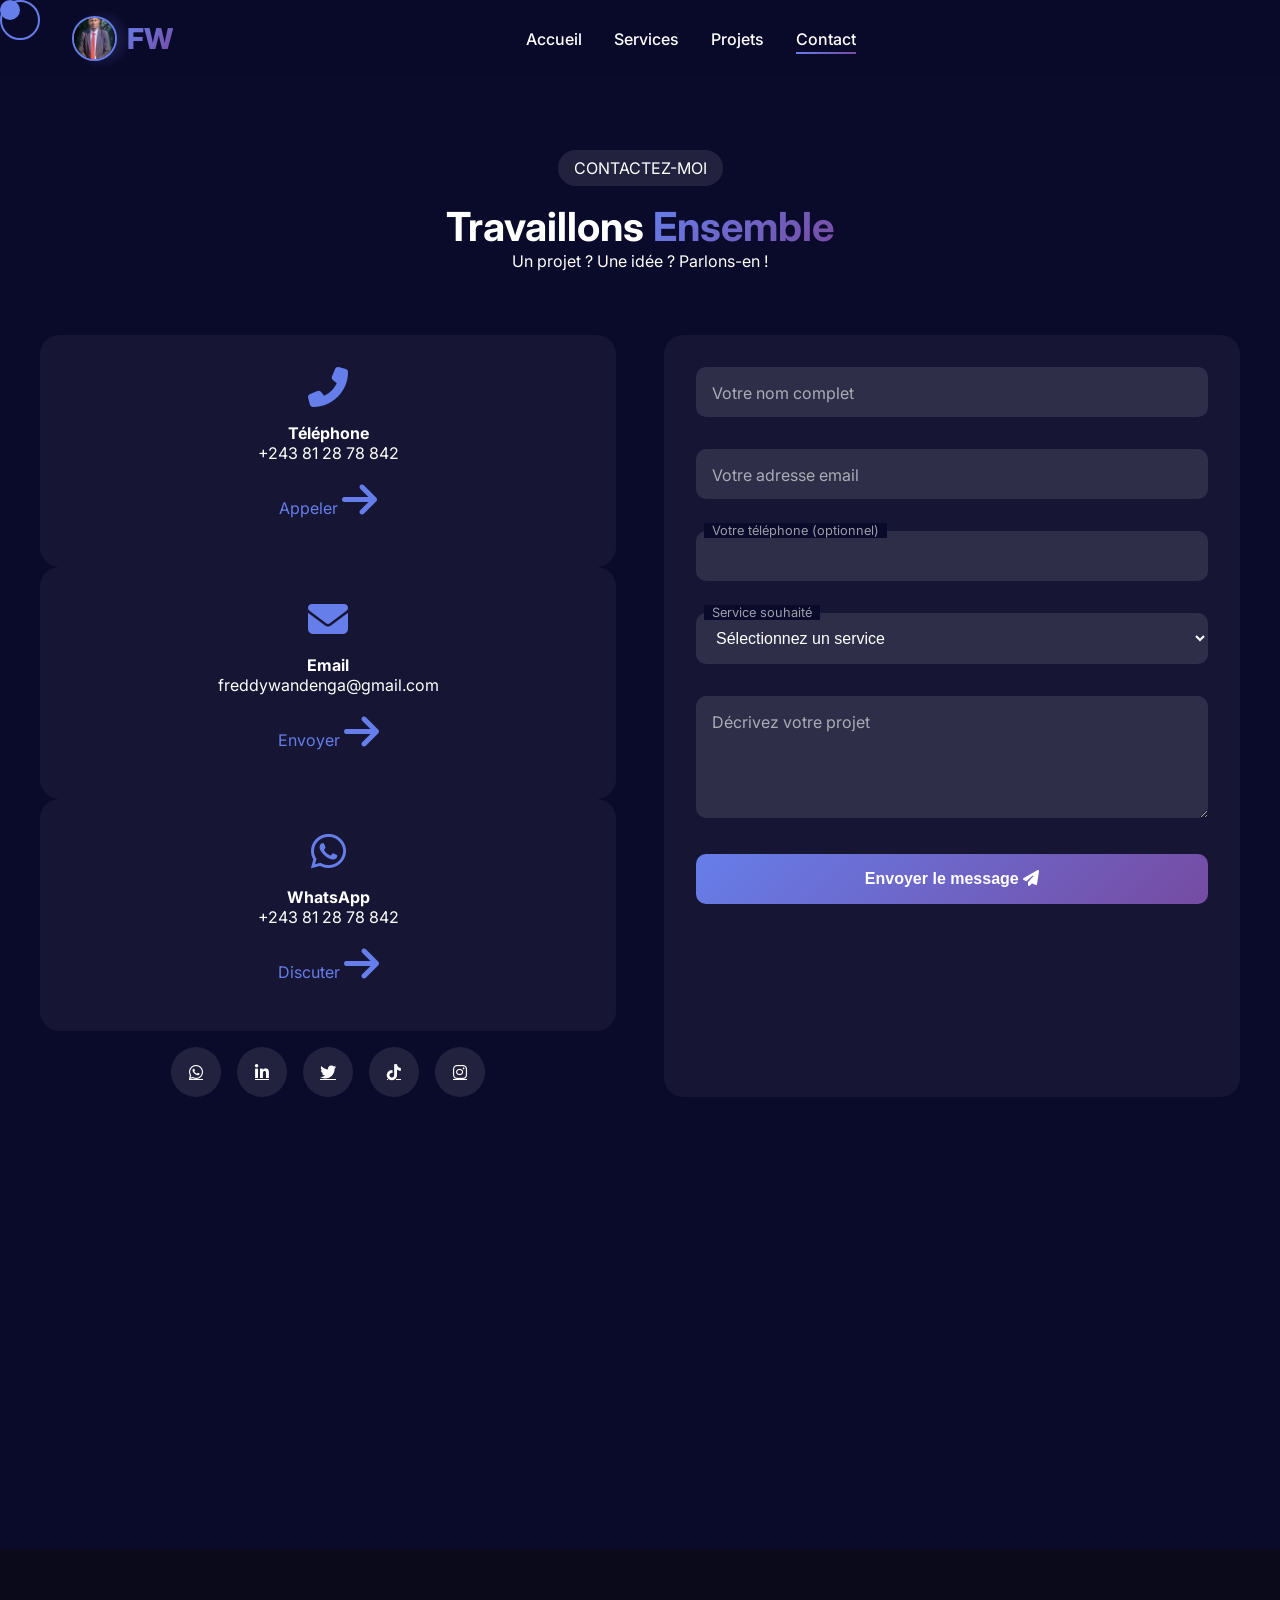
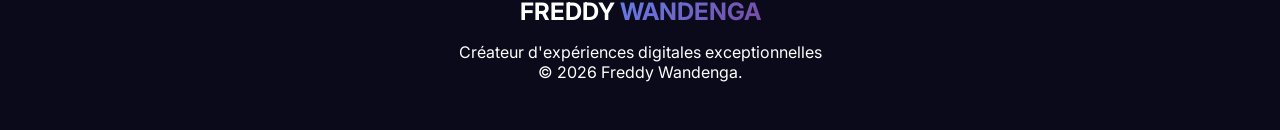
<file: contact.html>
<!DOCTYPE html>
<html lang="fr">
<head>
    <meta charset="UTF-8">
    <meta name="viewport" content="width=device-width, initial-scale=1.0">
    <title>Freddy Wandenga | Contact - Parlons de votre projet</title>
    
    <link rel="stylesheet" href="https://cdnjs.cloudflare.com/ajax/libs/font-awesome/6.4.0/css/all.min.css">
    <link href="https://fonts.googleapis.com/css2?family=Inter:wght@300;400;500;600;700;800&display=swap" rel="stylesheet">
    <link href="https://unpkg.com/aos@2.3.1/dist/aos.css" rel="stylesheet">
    <link rel="stylesheet" href="style.css">
</head>
<body>
    <div class="cursor"></div>
    <div class="cursor-follower"></div>
    
    <div class="loader">
        <div class="loader-content">
            <div class="loader-ring"></div>
            <div class="loader-text">CONTACT</div>
            <div class="loader-dots"><span></span><span></span><span></span></div>
        </div>
    </div>
    
    <nav class="navbar">
        <div class="nav-container">
            <div class="logo">
                <div class="logo-img">
                    <img src="images/profile.jpg" alt="Freddy Wandenga" class="logo-photo">
                </div>
                <span class="logo-text">FW</span>
                <div class="logo-glow"></div>
            </div>
            <ul class="nav-links">
                <li><a href="index.html" class="nav-link">Accueil</a></li>
                <li><a href="services.html" class="nav-link">Services</a></li>
                <li><a href="projets.html" class="nav-link">Projets</a></li>
                <li><a href="contact.html" class="nav-link active">Contact</a></li>
            </ul>
            <div class="menu-toggle"><span></span><span></span><span></span></div>
        </div>
    </nav>
    
    <section class="contact-page">
        <div class="section-header" data-aos="fade-up">
            <span class="section-tag">CONTACTEZ-MOI</span>
            <h2>Travaillons <span class="gradient-text">Ensemble</span></h2>
            <p>Un projet ? Une idée ? Parlons-en !</p>
        </div>
        
        <div class="contact-container">
            <div class="contact-info" data-aos="fade-right">
                <div class="info-card">
                    <i class="fas fa-phone-alt"></i>
                    <h4>Téléphone</h4>
                    <p>+243 81 28 78 842</p>
                    <a href="tel:+243812878842" class="info-link">Appeler <i class="fas fa-arrow-right"></i></a>
                </div>
                <div class="info-card">
                    <i class="fas fa-envelope"></i>
                    <h4>Email</h4>
                    <p>freddywandenga@gmail.com</p>
                    <a href="mailto:freddywandenga@gmail.com" class="info-link">Envoyer <i class="fas fa-arrow-right"></i></a>
                </div>
                <div class="info-card">
                    <i class="fab fa-whatsapp"></i>
                    <h4>WhatsApp</h4>
                    <p>+243 81 28 78 842</p>
                    <a href="https://wa.me/243123456789" class="info-link">Discuter <i class="fas fa-arrow-right"></i></a>
                </div>
                <div class="social-links-premium">
                    <a href="https://wa.me/243812878842"><i class="fab fa-whatsapp"></i></a>
                    <a href="#"><i class="fab fa-linkedin-in"></i></a>
                    <a href="#"><i class="fab fa-twitter"></i></a>
                    <a href="#"><i class="fab fa-tiktok"></i></a>
                    <a href="#"><i class="fab fa-instagram"></i></a>
                </div>
            </div>
            
            <div class="contact-form" data-aos="fade-left">
                <form id="contactForm">
                    <div class="input-group">
                        <input type="text" id="name" required>
                        <label>Votre nom complet</label>
                    </div>
                    <div class="input-group">
                        <input type="email" id="email" required>
                        <label>Votre adresse email</label>
                    </div>
                    <div class="input-group">
                        <input type="tel" id="phone">
                        <label>Votre téléphone (optionnel)</label>
                    </div>
                    <div class="input-group">
                        <select id="service">
                            <option value="">Sélectionnez un service</option>
                            <option>Développement Web</option>
                            <option>Application Mobile</option>
                            <option>E-commerce</option>
                            <option>Hébergement & Support</option>
                            <option>Autre projet</option>
                        </select>
                        <label>Service souhaité</label>
                    </div>
                    <div class="input-group">
                        <textarea id="message" rows="5" required></textarea>
                        <label>Décrivez votre projet</label>
                    </div>
                    <button onclick="location.href='mailto:votreadresse@email.com'"  type="submit" class="btn-submit">
                        Envoyer le message <i class="fas fa-paper-plane"></i>
                    </button>
                </form>
            </div>
        </div>
        
        <!-- Carte de localisation -->
        <div class="map-section" data-aos="fade-up">
            <iframe src="https://www.google.com/maps/embed?pb=!1m18!1m12!1m3!1d63800.695056726!2d15.2477608!3d-4.3257867!2m3!1f0!2f0!3f0!3m2!1i1024!2i768!4f13.1!3m3!1m2!1s0x1a4a31f5f6e4e2f1%3A0x6c8c6c8c6c8c6c8!2sKinshasa!5e0!3m2!1sfr!2scd!4v1700000000000!5m2!1sfr!2scd" width="100%" height="300" style="border:0;" allowfullscreen="" loading="lazy"></iframe>
        </div>
    </section>
    
    <footer class="footer-premium">
        <div class="footer-content">
            <div class="footer-logo">
                <h3>FREDDY <span>WANDENGA</span></h3>
                <p>Créateur d'expériences digitales exceptionnelles</p>
            </div>
            <div class="footer-copyright"><p>&copy; 2026 Freddy Wandenga.</p></div>
        </div>
    </footer>
    
    <script src="https://unpkg.com/aos@2.3.1/dist/aos.js"></script>
    <script src="script.js"></script>
</body>
</html>
</file>
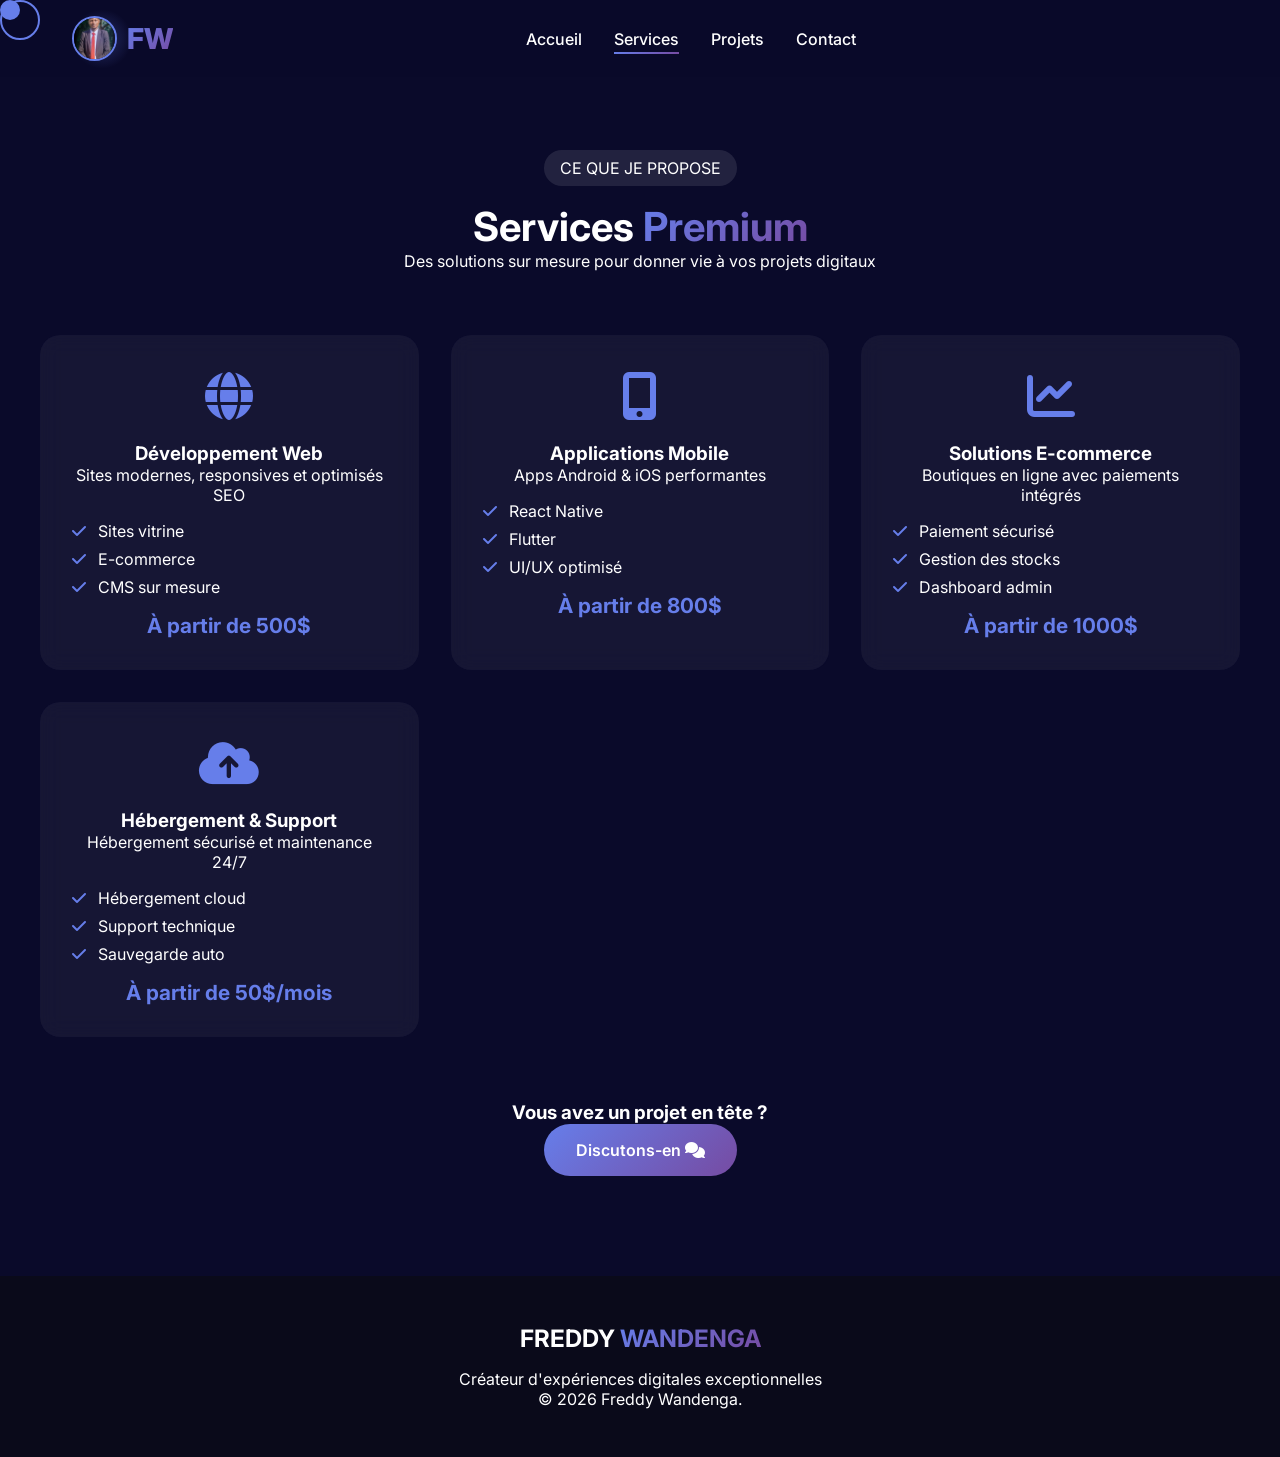
<file: services.html>
<!DOCTYPE html>
<html lang="fr">
<head>
    <meta charset="UTF-8">
    <meta name="viewport" content="width=device-width, initial-scale=1.0">
    <title>Freddy Wandenga | Services - Mes Offres</title>
    
    <link rel="stylesheet" href="https://cdnjs.cloudflare.com/ajax/libs/font-awesome/6.4.0/css/all.min.css">
    <link href="https://fonts.googleapis.com/css2?family=Inter:wght@300;400;500;600;700;800&display=swap" rel="stylesheet">
    <link href="https://unpkg.com/aos@2.3.1/dist/aos.css" rel="stylesheet">
    <link rel="stylesheet" href="style.css">
</head>
<body>
    <div class="cursor"></div>
    <div class="cursor-follower"></div>
    
    <div class="loader">
        <div class="loader-content">
            <div class="loader-ring"></div>
            <div class="loader-text">MES SERVICES</div>
            <div class="loader-dots"><span></span><span></span><span></span></div>
        </div>
    </div>
    
    <nav class="navbar">
        <div class="nav-container">
            <div class="logo">
                <div class="logo-img">
                    <img src="images/profile.jpg" alt="Freddy Wandenga" class="logo-photo">
                </div>
                <span class="logo-text">FW</span>
                <div class="logo-glow"></div>
            </div>
            <ul class="nav-links">
                <li><a href="index.html" class="nav-link">Accueil</a></li>
                <li><a href="services.html" class="nav-link active">Services</a></li>
                <li><a href="projets.html" class="nav-link">Projets</a></li>
                <li><a href="contact.html" class="nav-link">Contact</a></li>
            </ul>
            <div class="menu-toggle"><span></span><span></span><span></span></div>
        </div>
    </nav>
    
    <section class="services-premium">
        <div class="section-header" data-aos="fade-up">
            <span class="section-tag">CE QUE JE PROPOSE</span>
            <h2>Services <span class="gradient-text">Premium</span></h2>
            <p>Des solutions sur mesure pour donner vie à vos projets digitaux</p>
        </div>
        
        <div class="services-grid-premium">
            <div class="service-card-premium" data-aos="flip-left">
                <div class="card-bg"></div>
                <div class="card-icon"><i class="fas fa-globe"></i></div>
                <h3>Développement Web</h3>
                <p>Sites modernes, responsives et optimisés SEO</p>
                <ul class="service-features">
                    <li><i class="fas fa-check"></i> Sites vitrine</li>
                    <li><i class="fas fa-check"></i> E-commerce</li>
                    <li><i class="fas fa-check"></i> CMS sur mesure</li>
                </ul>
                <div class="service-price">À partir de 500$</div>
            </div>
            
            <div class="service-card-premium" data-aos="flip-left" data-aos-delay="100">
                <div class="card-bg"></div>
                <div class="card-icon"><i class="fas fa-mobile-alt"></i></div>
                <h3>Applications Mobile</h3>
                <p>Apps Android & iOS performantes</p>
                <ul class="service-features">
                    <li><i class="fas fa-check"></i> React Native</li>
                    <li><i class="fas fa-check"></i> Flutter</li>
                    <li><i class="fas fa-check"></i> UI/UX optimisé</li>
                </ul>
                <div class="service-price">À partir de 800$</div>
            </div>
            
            <div class="service-card-premium" data-aos="flip-left" data-aos-delay="200">
                <div class="card-bg"></div>
                <div class="card-icon"><i class="fas fa-chart-line"></i></div>
                <h3>Solutions E-commerce</h3>
                <p>Boutiques en ligne avec paiements intégrés</p>
                <ul class="service-features">
                    <li><i class="fas fa-check"></i> Paiement sécurisé</li>
                    <li><i class="fas fa-check"></i> Gestion des stocks</li>
                    <li><i class="fas fa-check"></i> Dashboard admin</li>
                </ul>
                <div class="service-price">À partir de 1000$</div>
            </div>
            
            <div class="service-card-premium" data-aos="flip-left" data-aos-delay="300">
                <div class="card-bg"></div>
                <div class="card-icon"><i class="fas fa-cloud-upload-alt"></i></div>
                <h3>Hébergement & Support</h3>
                <p>Hébergement sécurisé et maintenance 24/7</p>
                <ul class="service-features">
                    <li><i class="fas fa-check"></i> Hébergement cloud</li>
                    <li><i class="fas fa-check"></i> Support technique</li>
                    <li><i class="fas fa-check"></i> Sauvegarde auto</li>
                </ul>
                <div class="service-price">À partir de 50$/mois</div>
            </div>
        </div>
        
        <div class="cta-services" data-aos="zoom-in">
            <h3>Vous avez un projet en tête ?</h3>
            <a href="https://wa.me/243812878842" class="btn-primary">Discutons-en <i class="fas fa-comments"></i></a>
        </div>
    </section>
    
    <footer class="footer-premium">
        <div class="footer-content">
            <div class="footer-logo">
                <h3>FREDDY <span>WANDENGA</span></h3>
                <p>Créateur d'expériences digitales exceptionnelles</p>
            </div>
            <div class="footer-copyright"><p>&copy; 2026 Freddy Wandenga.</p></div>
        </div>
    </footer>
    
    <script src="https://unpkg.com/aos@2.3.1/dist/aos.js"></script>
    <script src="script.js"></script>
</body>
</html>
</file>
<file: style.css>
:root {
    --primary: #667eea;
    --secondary: #764ba2;
    --dark: #0a0a2a;
    --light: #ffffff;
    --gradient: linear-gradient(135deg, #667eea 0%, #764ba2 100%);
    --glass: rgba(255, 255, 255, 0.1);
}

* { margin: 0; padding: 0; box-sizing: border-box; }

body {
    font-family: 'Inter', sans-serif;
    background: var(--dark);
    color: var(--light);
    overflow-x: hidden;
    cursor: none;
}

/* Custom Cursor */
.cursor {
    width: 20px; height: 20px;
    background: var(--primary);
    border-radius: 50%;
    position: fixed;
    pointer-events: none;
    z-index: 9999;
}
.cursor-follower {
    width: 40px; height: 40px;
    border: 2px solid var(--primary);
    border-radius: 50%;
    position: fixed;
    pointer-events: none;
    z-index: 9998;
    transition: 0.1s;
}

/* Loader */
.loader {
    position: fixed;
    top: 0; left: 0;
    width: 100%; height: 100%;
    background: var(--dark);
    display: flex;
    justify-content: center;
    align-items: center;
    z-index: 10000;
}
.loader-ring {
    width: 80px; height: 80px;
    border: 3px solid transparent;
    border-top: 3px solid var(--primary);
    border-radius: 50%;
    animation: spin 1s linear infinite;
    margin-bottom: 20px;
}
@keyframes spin { 100% { transform: rotate(360deg); } }
.loader-text {
    font-size: 1.5rem;
    letter-spacing: 5px;
    background: var(--gradient);
    -webkit-background-clip: text;
    -webkit-text-fill-color: transparent;
}
.loader-dots span {
    display: inline-block;
    width: 8px; height: 8px;
    background: var(--primary);
    border-radius: 50%;
    margin: 0 3px;
    animation: bounce 1.4s infinite;
}
@keyframes bounce { 0%,80%,100%{transform:scale(0)} 40%{transform:scale(1)} }

/* Navigation */
.navbar {
    position: fixed;
    top: 0; width: 100%;
    z-index: 1000;
    background: rgba(10, 10, 42, 0.95);
    backdrop-filter: blur(10px);
}
.nav-container {
    max-width: 1200px;
    margin: 0 auto;
    padding: 1rem 2rem;
    display: flex;
    justify-content: space-between;
    align-items: center;
}
.logo {
    display: flex;
    align-items: center;
    gap: 10px;
    position: relative;
}
.logo-img {
    width: 45px;
    height: 45px;
    border-radius: 50%;
    overflow: hidden;
    border: 2px solid var(--primary);
}
.logo-photo {
    width: 100%;
    height: 100%;
    object-fit: cover;
}
.logo-text {
    font-size: 1.8rem;
    font-weight: 800;
    background: var(--gradient);
    -webkit-background-clip: text;
    -webkit-text-fill-color: transparent;
}
.logo-glow {
    position: absolute;
    width: 60px; height: 60px;
    background: radial-gradient(circle, rgba(102,126,234,0.3) 0%, transparent 70%);
    border-radius: 50%;
    animation: pulse 2s infinite;
}
@keyframes pulse { 0%,100%{transform:scale(1);opacity:0.5} 50%{transform:scale(1.2);opacity:0.8} }
.nav-links {
    display: flex;
    gap: 2rem;
    list-style: none;
}
.nav-link {
    color: var(--light);
    text-decoration: none;
    font-weight: 500;
    position: relative;
}
.nav-link::after {
    content: '';
    position: absolute;
    bottom: -5px; left: 0;
    width: 0; height: 2px;
    background: var(--gradient);
    transition: width 0.3s;
}
.nav-link:hover::after, .nav-link.active::after { width: 100%; }

/* Hero Section */
.hero {
    min-height: 100vh;
    display: flex;
    align-items: center;
    position: relative;
    overflow: hidden;
    padding: 100px 2rem 2rem;
}
.particles { position: absolute; top: 0; left: 0; width: 100%; height: 100%; z-index: 0; }
.hero-container {
    max-width: 1200px;
    margin: 0 auto;
    display: grid;
    grid-template-columns: 1fr 1fr;
    gap: 4rem;
    align-items: center;
    z-index: 1;
}

/* PHOTO DE PROFIL - EMPLACEMENT PRINCIPAL */
.hero-image {
    display: flex;
    justify-content: center;
    align-items: center;
}
.hero-img-wrapper {
    position: relative;
    width: 380px;
    height: 380px;
}
.hero-photo {
    width: 100%;
    height: 100%;
    object-fit: cover;
    border-radius: 50%;
    border: 4px solid var(--primary);
    position: relative;
    z-index: 2;
}
.hero-img-glow {
    position: absolute;
    top: 50%; left: 50%;
    transform: translate(-50%, -50%);
    width: 110%; height: 110%;
    background: radial-gradient(circle, rgba(102,126,234,0.4) 0%, transparent 70%);
    border-radius: 50%;
    animation: pulse 2s infinite;
    z-index: 1;
}
.hero-img-border {
    position: absolute;
    top: -10px; left: -10px;
    width: calc(100% + 20px);
    height: calc(100% + 20px);
    border-radius: 50%;
    border: 2px dashed var(--primary);
    animation: spin 20s linear infinite;
    z-index: 0;
}
/* FIN DE L'EMPLACEMENT PHOTO */

.hero-badge {
    display: inline-block;
    padding: 0.5rem 1rem;
    background: var(--glass);
    backdrop-filter: blur(10px);
    border-radius: 50px;
    margin-bottom: 1rem;
}
.gradient-text {
    background: var(--gradient);
    -webkit-background-clip: text;
    -webkit-text-fill-color: transparent;
}
.typing-container { font-size: 1.8rem; margin: 1rem 0; }
.typing-text { background: var(--gradient); -webkit-background-clip: text; -webkit-text-fill-color: transparent; }
.cursor-blink { animation: blink 0.7s infinite; }
@keyframes blink { 0%,100%{opacity:1} 50%{opacity:0} }
.hero-buttons { display: flex; gap: 1rem; margin: 2rem 0; }
.btn-primary, .btn-secondary {
    padding: 1rem 2rem;
    border-radius: 50px;
    font-weight: 600;
    text-decoration: none;
    display: inline-block;
    transition: all 0.3s;
}
.btn-primary {
    background: var(--gradient);
    color: white;
}
.btn-secondary {
    background: transparent;
    border: 2px solid var(--primary);
    color: var(--light);
}
.btn-primary:hover, .btn-secondary:hover { transform: translateY(-3px); }
.hero-stats { display: flex; gap: 3rem; }
.stat-number { font-size: 2rem; font-weight: 800; display: block; background: var(--gradient); -webkit-background-clip: text; -webkit-text-fill-color: transparent; }

/* Skills Section */
.skills { padding: 100px 2rem; background: linear-gradient(180deg, var(--dark) 0%, #0f0f2a 100%); }
.section-header { text-align: center; margin-bottom: 4rem; }
.section-tag { display: inline-block; padding: 0.5rem 1rem; background: var(--glass); border-radius: 50px; margin-bottom: 1rem; }
.section-header h2 { font-size: 2.5rem; }
.skills-container {
    max-width: 1200px;
    margin: 0 auto;
    display: grid;
    grid-template-columns: repeat(auto-fit, minmax(250px, 1fr));
    gap: 2rem;
}
.skill-category {
    background: rgba(255,255,255,0.05);
    padding: 2rem;
    border-radius: 20px;
    text-align: center;
    transition: all 0.3s;
}
.skill-category:hover { transform: translateY(-10px); background: rgba(255,255,255,0.1); }
.skill-category i { font-size: 3rem; color: var(--primary); margin-bottom: 1rem; }
.skill-items { display: flex; flex-wrap: wrap; gap: 0.5rem; justify-content: center; margin-top: 1rem; }
.skill-items span { background: var(--gradient); padding: 0.3rem 0.8rem; border-radius: 20px; font-size: 0.8rem; }

/* Services Page */
.services-premium { padding: 150px 2rem 100px; }
.services-grid-premium {
    max-width: 1200px;
    margin: 0 auto;
    display: grid;
    grid-template-columns: repeat(auto-fit, minmax(280px, 1fr));
    gap: 2rem;
}
.service-card-premium {
    background: rgba(255,255,255,0.05);
    backdrop-filter: blur(10px);
    border-radius: 20px;
    padding: 2rem;
    text-align: center;
    position: relative;
    overflow: hidden;
    transition: all 0.3s;
}
.service-card-premium:hover { transform: translateY(-10px); background: rgba(255,255,255,0.1); }
.card-bg { position: absolute; top: 0; left: 0; width: 100%; height: 100%; background: var(--gradient); opacity: 0; transition: opacity 0.3s; }
.service-card-premium:hover .card-bg { opacity: 0.1; }
.card-icon { font-size: 3rem; color: var(--primary); margin-bottom: 1rem; position: relative; z-index: 1; }
.service-features { list-style: none; margin: 1rem 0; text-align: left; }
.service-features li { margin: 0.5rem 0; }
.service-features i { color: var(--primary); margin-right: 0.5rem; }
.service-price { font-size: 1.3rem; font-weight: bold; color: var(--primary); margin-top: 1rem; }
.cta-services { text-align: center; margin-top: 4rem; }

/* Projects Page */
.projects-page { padding: 150px 2rem 100px; }
.projects-filter {
    text-align: center;
    margin-bottom: 3rem;
}
.filter-btn {
    background: transparent;
    border: 2px solid var(--primary);
    color: white;
    padding: 0.5rem 1.5rem;
    margin: 0 0.5rem;
    border-radius: 30px;
    cursor: pointer;
    transition: all 0.3s;
}
.filter-btn.active, .filter-btn:hover { background: var(--gradient); border-color: transparent; }
.projects-grid {
    max-width: 1200px;
    margin: 0 auto;
    display: grid;
    grid-template-columns: repeat(auto-fit, minmax(350px, 1fr));
    gap: 2rem;
}
.project-card {
    border-radius: 20px;
    overflow: hidden;
    cursor: pointer;
}
.project-image {
    position: relative;
    overflow: hidden;
}
.project-image img {
    width: 100%;
    height: 280px;
    object-fit: cover;
    transition: transform 0.5s;
}
.project-card:hover .project-image img { transform: scale(1.1); }
.project-overlay {
    position: absolute;
    bottom: -100%;
    left: 0;
    width: 100%;
    padding: 1.5rem;
    background: linear-gradient(transparent, rgba(0,0,0,0.95));
    transition: bottom 0.3s;
}
.project-card:hover .project-overlay { bottom: 0; }
.project-tech span {
    display: inline-block;
    padding: 0.2rem 0.5rem;
    background: var(--primary);
    border-radius: 5px;
    font-size: 0.7rem;
    margin-right: 0.5rem;
}
.project-link {
    display: inline-block;
    margin-top: 1rem;
    color: var(--primary);
    text-decoration: none;
}

/* Contact Page */
.contact-page { padding: 150px 2rem 100px; }
.contact-container {
    max-width: 1200px;
    margin: 0 auto;
    display: grid;
    grid-template-columns: repeat(auto-fit, minmax(300px, 1fr));
    gap: 3rem;
}
.info-card {
    background: rgba(255,255,255,0.05);
    padding: 2rem;
    border-radius: 20px;
    text-align: center;
    transition: all 0.3s;
}
.info-card:hover { transform: translateY(-5px); background: rgba(255,255,255,0.1); }
.info-card i { font-size: 2.5rem; color: var(--primary); margin-bottom: 1rem; }
.info-link { display: inline-block; margin-top: 1rem; color: var(--primary); text-decoration: none; }
.social-links-premium {
    grid-column: 1 / -1;
    display: flex;
    justify-content: center;
    gap: 1rem;
    margin-top: 1rem;
}
.social-links-premium a {
    width: 50px; height: 50px;
    display: flex;
    align-items: center;
    justify-content: center;
    background: rgba(255,255,255,0.1);
    border-radius: 50%;
    color: var(--light);
    transition: all 0.3s;
}
.social-links-premium a:hover { background: var(--gradient); transform: translateY(-5px); }
.contact-form {
    background: rgba(255,255,255,0.05);
    padding: 2rem;
    border-radius: 20px;
}
.input-group {
    position: relative;
    margin-bottom: 2rem;
}
.input-group input, .input-group textarea, .input-group select {
    width: 100%;
    padding: 1rem;
    background: rgba(255,255,255,0.1);
    border: none;
    border-radius: 10px;
    color: var(--light);
    font-size: 1rem;
    outline: none;
}
.input-group label {
    position: absolute;
    left: 1rem;
    top: 1rem;
    transition: all 0.3s;
    pointer-events: none;
    color: rgba(255,255,255,0.6);
}
.input-group input:focus ~ label,
.input-group input:valid ~ label,
.input-group textarea:focus ~ label,
.input-group textarea:valid ~ label,
.input-group select:focus ~ label,
.input-group select:valid ~ label {
    top: -0.5rem;
    left: 0.5rem;
    font-size: 0.8rem;
    background: var(--dark);
    padding: 0 0.5rem;
}
.btn-submit {
    width: 100%;
    padding: 1rem;
    background: var(--gradient);
    border: none;
    border-radius: 10px;
    color: white;
    font-size: 1rem;
    font-weight: 600;
    cursor: pointer;
}
.map-section { max-width: 1200px; margin: 3rem auto 0; border-radius: 20px; overflow: hidden; }

/* Footer */
.footer-premium {
    background: #0a0a1a;
    padding: 3rem 2rem;
    text-align: center;
}
.footer-logo h3 { font-size: 1.5rem; margin-bottom: 1rem; }
.footer-logo span { background: var(--gradient); -webkit-background-clip: text; -webkit-text-fill-color: transparent; }
.footer-social { margin: 1.5rem 0; }
.footer-social a {
    color: var(--light);
    margin: 0 1rem;
    font-size: 1.3rem;
    transition: color 0.3s;
}
.footer-social a:hover { color: var(--primary); }

/* Responsive */
@media (max-width: 768px) {
    .hero-container { grid-template-columns: 1fr; text-align: center; gap: 2rem; }
    .hero-img-wrapper { width: 250px; height: 250px; }
    .hero-buttons { flex-direction: column; align-items: center; }
    .hero-stats { justify-content: center; }
    .nav-links {
        position: fixed;
        top: 70px; left: -100%;
        width: 100%; height: calc(100vh - 70px);
        background: var(--dark);
        flex-direction: column;
        align-items: center;
        justify-content: center;
        transition: left 0.3s;
    }
    .nav-links.active { left: 0; }
    .menu-toggle { display: block; cursor: pointer; }
    .menu-toggle span {
        display: block;
        width: 25px; height: 3px;
        background: white;
        margin: 5px 0;
        transition: 0.3s;
    }
    .menu-toggle.active span:nth-child(1) { transform: rotate(45deg) translate(5px, 5px); }
    .menu-toggle.active span:nth-child(2) { opacity: 0; }
    .menu-toggle.active span:nth-child(3) { transform: rotate(-45deg) translate(7px, -6px); }
    .cursor, .cursor-follower { display: none; }
    body { cursor: auto; }
    .projects-grid { grid-template-columns: 1fr; }
    .section-header h2 { font-size: 1.8rem; }
}
</file>
